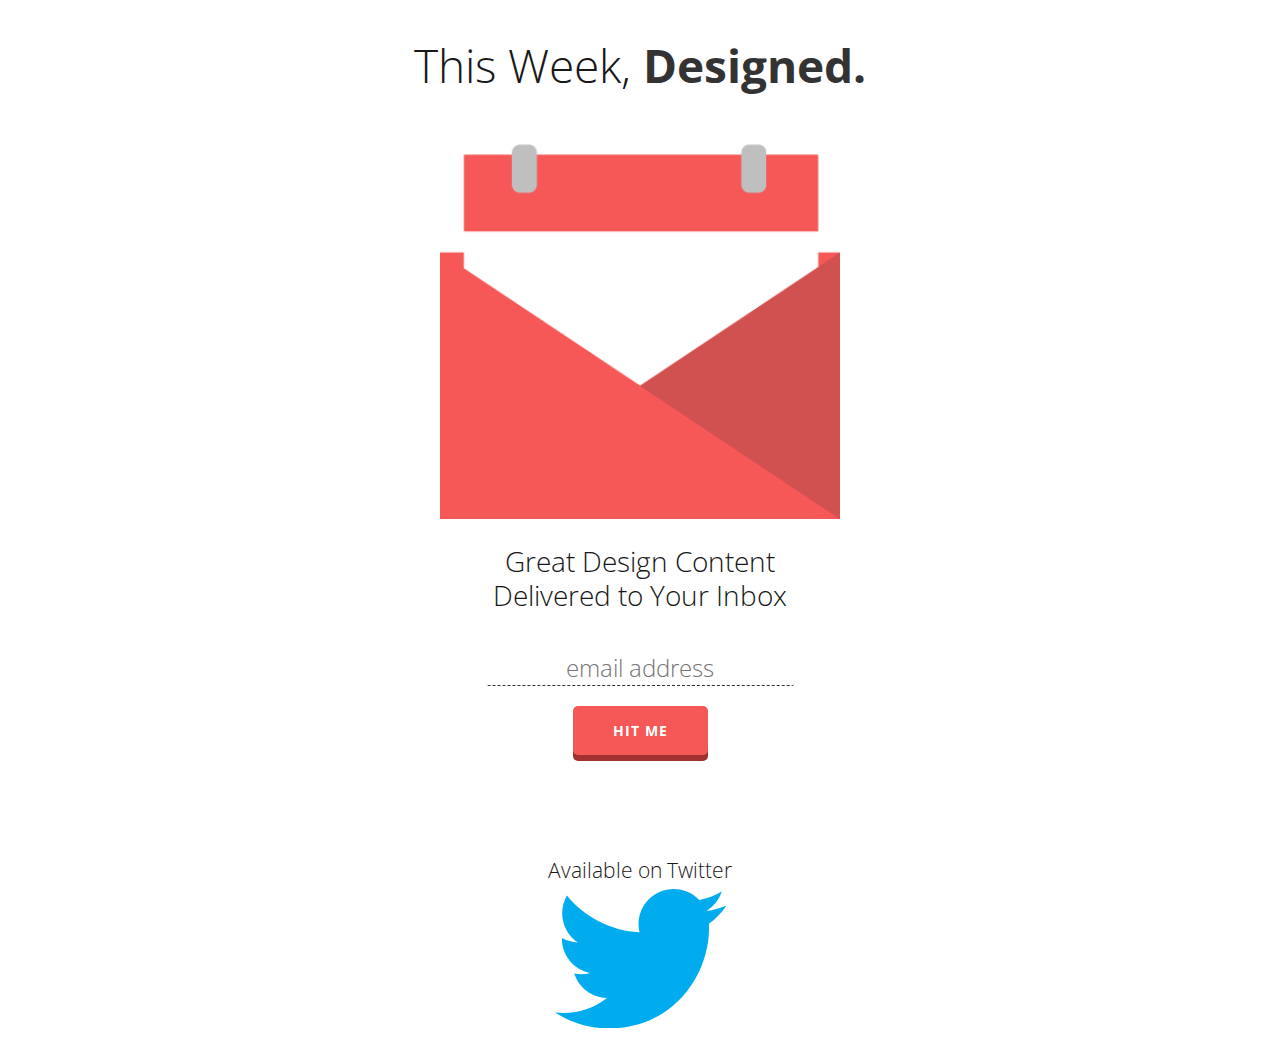
<file: index.html>
<!DOCTYPE html>
<!--[if lt IE 7 ]><html class="ie ie6" lang="en"> <![endif]-->
<!--[if IE 7 ]><html class="ie ie7" lang="en"> <![endif]-->
<!--[if IE 8 ]><html class="ie ie8" lang="en"> <![endif]-->
<!--[if (gte IE 9)|!(IE)]><!--><html lang="en"> <!--<![endif]-->
<head>

	<!-- Basic Page Needs
  ================================================== -->
	<meta charset="utf-8">
	<title>This Week, Designed.</title>
	<meta name="description" content="Great Design Content Sent To Your Inbox.">
	<meta name="author" content="Kyle Billings">

	<!-- Mobile Specific Metas
  ================================================== -->
	<meta name="viewport" content="width=device-width, initial-scale=1, maximum-scale=1">

	<!-- CSS
  ================================================== -->
	<link rel="stylesheet" href="css/normalize.css">
	<link rel="stylesheet" href="css/base.css">
	<link rel="stylesheet" href="css/skeleton.css">
	<link rel="stylesheet" href="css/layout.css">
	<link href='http://fonts.googleapis.com/css?family=Open+Sans:400,300,700' rel='stylesheet' type='text/css'>

	<!--[if lt IE 9]>
		<script src="http://html5shim.googlecode.com/svn/trunk/html5.js"></script>
	<![endif]-->

	<!-- Favicons
	================================================== -->
	<link rel="shortcut icon" href="images/favicon.ico">
	<link rel="icon" href="images/favicon.ico" type="image/x-icon">
	<link rel="apple-touch-icon" href="images/apple-touch-icon.png">
	<link rel="apple-touch-icon" sizes="72x72" href="images/apple-touch-icon-72x72.png">
	<link rel="apple-touch-icon" sizes="114x114" href="images/apple-touch-icon-114x114.png">

	<script>
  (function(i,s,o,g,r,a,m){i['GoogleAnalyticsObject']=r;i[r]=i[r]||function(){
  (i[r].q=i[r].q||[]).push(arguments)},i[r].l=1*new Date();a=s.createElement(o),
  m=s.getElementsByTagName(o)[0];a.async=1;a.src=g;m.parentNode.insertBefore(a,m)
  })(window,document,'script','//www.google-analytics.com/analytics.js','ga');

  ga('create', 'UA-50965128-1', 'thisweekdesigned.com');
  ga('send', 'pageview');

</script>

</head>
<body>



	<!-- Primary Page Layout
	================================================== -->
	<div id="welcome" class="container center">
		<div class="sixteen columns">
			<h1 style="margin-bottom:50px;">This Week, <strong>Designed.</strong></h1>
			<img style="width: 80%; max-width: 400px;" class="scale-with-grid add-bottom" src="images/thisweekdesigned.png"/>
			<h3>Great Design Content<br/>Delivered to Your Inbox</h3>
		</div><!-- container -->
	</div>
	<div id="sign-up" class="container center">
		<div id="mc_embed_signup">
			<form action="http://kylebillings.us7.list-manage.com/subscribe/post?u=8f3111ba7a7a00c8ba2b472cc&amp;id=c626fc2c41" method="post" id="mc-embedded-subscribe-form" name="mc-embedded-subscribe-form" class="validate" target="_blank" novalidate>
				<div class="mc-field-group center add-bottom;">
					<input placeholder="email address" type="email" value="" name="EMAIL" class="required email center" id="mce-EMAIL">
				</div>
				<div id="mce-responses" class="clear">
					<div class="response" id="mce-error-response" style="display:none"></div>
					<div class="response" id="mce-success-response" style="display:none"></div>
				</div>
    			<div style="position: absolute; left: -5000px;"><input type="text" name="b_8f3111ba7a7a00c8ba2b472cc_c626fc2c41" tabindex="-1" value=""></div>
    			<div>
    				<input style="margin-top: 20px;" type="submit" value="Hit me" name="subscribe" id="mc-embedded-subscribe" class="btn btn-2 btn-2c add-bottom">
    			</div>
			</form>
		</div>
	</div>
    
	<div style="margin-top:80px;" class="container center add-bottom">
		<h4>Available on Twitter</h4>
		<div id="colorCycle" style="margin: auto; height: 139px; width: 171px;">
			<a style=" display: block; height: 100%" href="http://www.twitter.com/tw_designed" target="_blank">
			</a>
		</div>
	</div>

<!-- End Document
================================================== -->
</body>
</html>
</file>
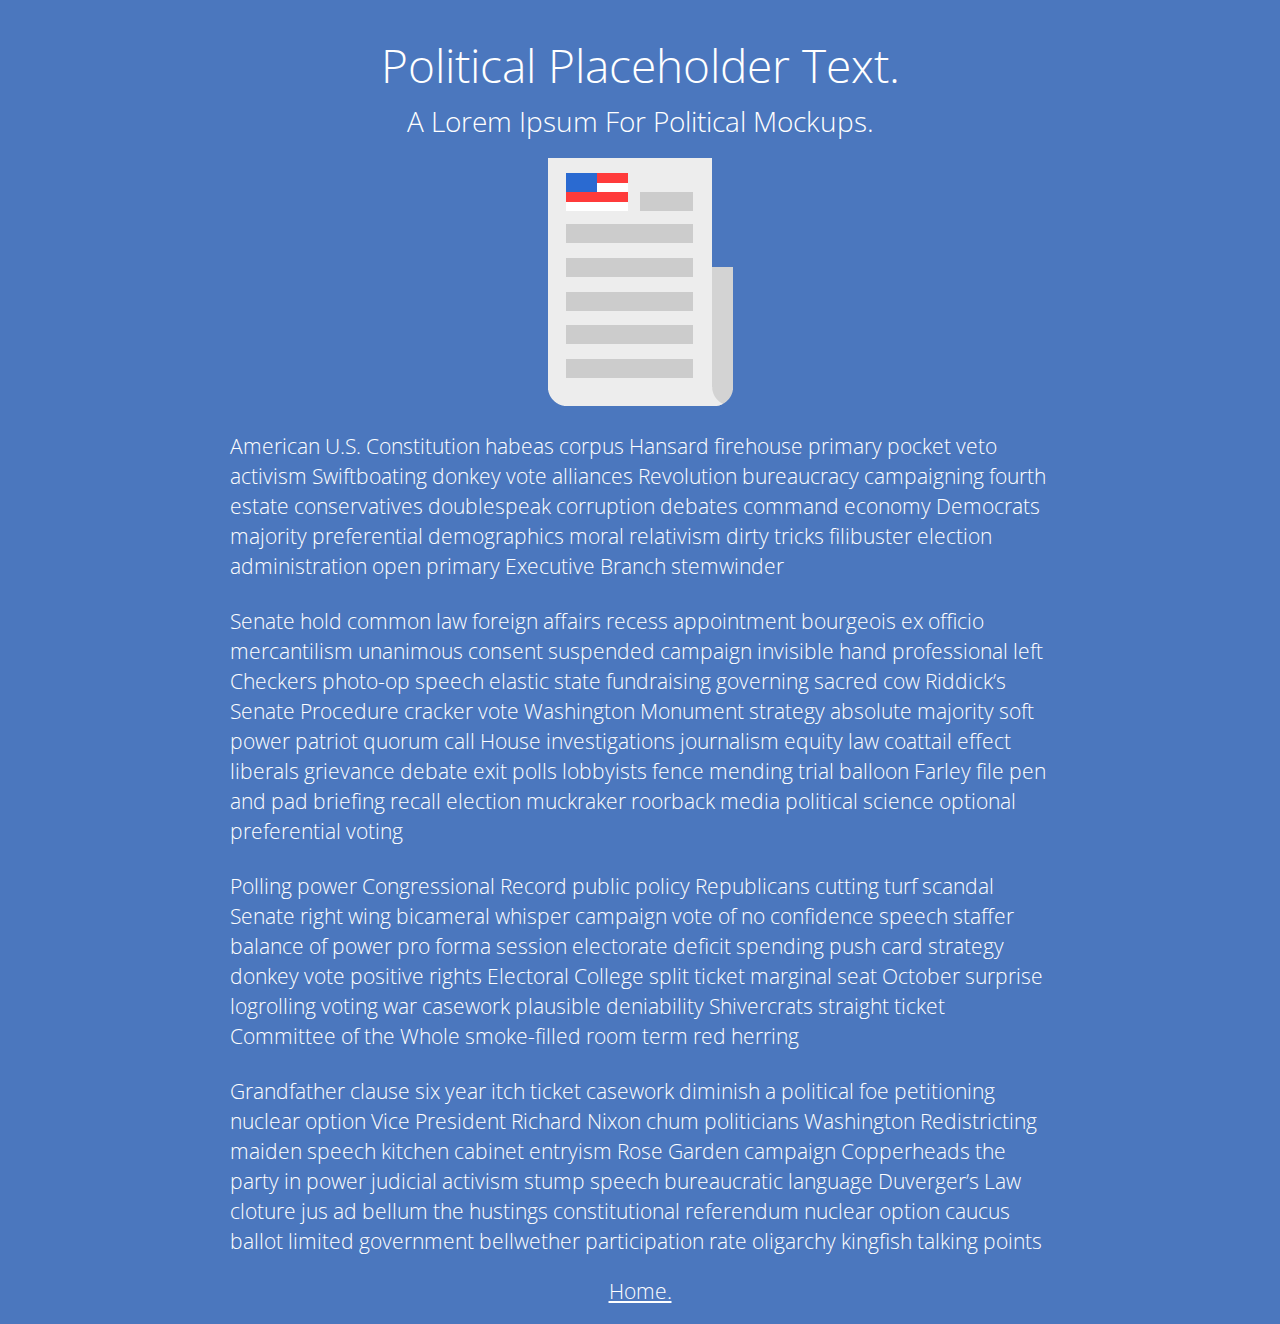
<file: political-ipsum.html>
<!DOCTYPE html>
<!--[if lt IE 7 ]><html class="ie ie6" lang="en"> <![endif]-->
<!--[if IE 7 ]><html class="ie ie7" lang="en"> <![endif]-->
<!--[if IE 8 ]><html class="ie ie8" lang="en"> <![endif]-->
<!--[if (gte IE 9)|!(IE)]><!--><html lang="en"> <!--<![endif]-->
<head>

	<!-- Basic Page Needs
  ================================================== -->
	<meta charset="utf-8">
	<title>This Week, Designed.</title>
	<meta name="description" content="Great Design Content Sent To Your Inbox.">
	<meta name="author" content="Kyle Billings">

	<!-- Mobile Specific Metas
  ================================================== -->
	<meta name="viewport" content="width=device-width, initial-scale=1, maximum-scale=1">

	<!-- CSS
  ================================================== -->
	<link rel="stylesheet" href="css/normalize.css">
	<link rel="stylesheet" href="css/base.css">
	<link rel="stylesheet" href="css/skeleton.css">
	<link rel="stylesheet" href="css/layout.css">
	<link href='http://fonts.googleapis.com/css?family=Open+Sans:400,300,700' rel='stylesheet' type='text/css'>

	<!--[if lt IE 9]>
		<script src="http://html5shim.googlecode.com/svn/trunk/html5.js"></script>
	<![endif]-->

	<!-- Favicons
	================================================== -->
	<link rel="shortcut icon" href="images/favicon.ico">
	<link rel="icon" href="images/favicon.ico" type="image/x-icon">
	<link rel="apple-touch-icon" href="images/apple-touch-icon.png">
	<link rel="apple-touch-icon" sizes="72x72" href="images/apple-touch-icon-72x72.png">
	<link rel="apple-touch-icon" sizes="114x114" href="images/apple-touch-icon-114x114.png">
<style>
body {
	background-color: #4B77BE;
}
h1, h2, h3, h4 {
	color: #fff;
}
</style>
	<script>
  (function(i,s,o,g,r,a,m){i['GoogleAnalyticsObject']=r;i[r]=i[r]||function(){
  (i[r].q=i[r].q||[]).push(arguments)},i[r].l=1*new Date();a=s.createElement(o),
  m=s.getElementsByTagName(o)[0];a.async=1;a.src=g;m.parentNode.insertBefore(a,m)
  })(window,document,'script','//www.google-analytics.com/analytics.js','ga');

  ga('create', 'UA-50965128-1', 'thisweekdesigned.com');
  ga('send', 'pageview');

</script>

</head>
<body>



	<!-- Primary Page Layout
	================================================== -->
	<div id="welcome" class="container center">
		<div style="margin-bottom:20px;" class="sixteen columns">
			<h1>Political Placeholder Text.</h1>
			<h3 class="add-bottom">A Lorem Ipsum For Political Mockups.</h3>
			<img src="images/paper.png"/>
		</div><!-- container -->
	</div>
	<div class="container">
		<div class="fourteen columns offset-by-one">
		<h4>American U.S. Constitution habeas corpus Hansard firehouse primary pocket veto activism Swiftboating donkey vote alliances Revolution bureaucracy campaigning fourth estate conservatives doublespeak corruption debates command economy Democrats majority preferential demographics moral relativism dirty tricks filibuster election administration open primary Executive Branch stemwinder</h4> <br/>
		<h4>Senate hold common law foreign affairs recess appointment bourgeois ex officio mercantilism unanimous consent suspended campaign invisible hand professional left Checkers photo-op speech elastic state fundraising governing sacred cow Riddick’s Senate Procedure cracker vote Washington Monument strategy absolute majority soft power patriot quorum call House investigations journalism equity law coattail effect liberals grievance debate exit polls lobbyists fence mending trial balloon Farley file pen and pad briefing recall election muckraker roorback media political science optional preferential voting</h4> <br/>
		<h4>Polling power Congressional Record public policy Republicans cutting turf scandal Senate right wing bicameral whisper campaign vote of no confidence speech staffer balance of power pro forma session electorate deficit spending push card strategy donkey vote positive rights Electoral College split ticket marginal seat October surprise logrolling voting war casework plausible deniability Shivercrats straight ticket Committee of the Whole smoke-filled room term red herring </h4><br/>
		<h4>Grandfather clause six year itch ticket casework diminish a political foe petitioning nuclear option Vice President Richard Nixon chum politicians Washington Redistricting maiden speech kitchen cabinet entryism Rose Garden campaign Copperheads the party in power judicial activism stump speech bureaucratic language Duverger’s Law cloture jus ad bellum the hustings constitutional referendum nuclear option caucus ballot limited government bellwether participation rate oligarchy kingfish talking points </h4><br/>
	</div>
	</div>
	<div class="container center add-bottom">
		<a style="font-weight: 300; font-size: 1.5em; color: #fff; "href="index.html">Home.</a>
	</div>
<!-- End Document
================================================== -->
</body>
</html>
</file>
<file: css/base.css>
/*
* Skeleton V1.2
* Copyright 2011, Dave Gamache
* www.getskeleton.com
* Free to use under the MIT license.
* http://www.opensource.org/licenses/mit-license.php
* 6/20/2012
*/


/* Table of Content
==================================================
	#Reset & Basics
	#Basic Styles
	#Site Styles
	#Typography
	#Links
	#Lists
	#Images
	#Buttons
	#Forms
	#Misc */


/* #Reset & Basics (Inspired by E. Meyers)
================================================== */
	html, body, div, span, applet, object, iframe, h1, h2, h3, h4, h5, h6, p, blockquote, pre, a, abbr, acronym, address, big, cite, code, del, dfn, em, img, ins, kbd, q, s, samp, small, strike, strong, sub, sup, tt, var, b, u, i, center, dl, dt, dd, ol, ul, li, fieldset, form, label, legend, table, caption, tbody, tfoot, thead, tr, th, td, article, aside, canvas, details, embed, figure, figcaption, footer, header, hgroup, menu, nav, output, ruby, section, summary, time, mark, audio, video {
		margin: 0;
		padding: 0;
		border: 0;
		font-size: 100%;
		font: inherit;
		vertical-align: baseline; }
	article, aside, details, figcaption, figure, footer, header, hgroup, menu, nav, section {
		display: block; }
	body {
		line-height: 1; }
	ol, ul {
		list-style: none; }
	blockquote, q {
		quotes: none; }
	blockquote:before, blockquote:after,
	q:before, q:after {
		content: '';
		content: none; }
	table {
		border-collapse: collapse;
		border-spacing: 0; }


/* #Basic Styles
================================================== */
	body {
		background: #fff;
		font: 14px/21px "Open Sans", "Helvetica Neue", Helvetica, Arial, sans-serif;
		color: #444;
		-webkit-font-smoothing: antialiased; /* Fix for webkit rendering */
		-webkit-text-size-adjust: 100%;
 }

 	.center {
 		text-align: center;
 	}


/* #Typography
================================================== */
	h1, h2, h3, h4, h5, h6 {
		color: #181818;
		font-family: "Open Sans", "Times New Roman", serif;
		font-weight: 300; }
	h1 a, h2 a, h3 a, h4 a, h5 a, h6 a { font-weight: inherit; }
	h1 { font-size: 46px; line-height: 50px; margin-bottom: 14px;}
	h2 { font-size: 35px; line-height: 40px; margin-bottom: 10px; }
	h3 { font-size: 28px; line-height: 34px; margin-bottom: 8px; }
	h4 { font-size: 21px; line-height: 30px; margin-bottom: 4px; }
	h5 { font-size: 17px; line-height: 24px; }
	h6 { font-size: 14px; line-height: 21px; }
	.subheader { color: #777; }

	p { margin: 0 0 20px 0; }
	p {
		font-weight: 400;
	}
	p img { margin: 0; }
	p.lead { font-size: 21px; line-height: 27px; color: #777;  }

	em { font-style: italic; }
	strong { font-weight: bold; color: #333; }
	small { font-size: 80%; }

/*	Blockquotes  */
	blockquote, blockquote p { font-size: 17px; line-height: 24px; color: #777; font-style: italic; }
	blockquote { margin: 0 0 20px; padding: 9px 20px 0 19px; border-left: 1px solid #ddd; }
	blockquote cite { display: block; font-size: 12px; color: #555; }
	blockquote cite:before { content: "\2014 \0020"; }
	blockquote cite a, blockquote cite a:visited, blockquote cite a:visited { color: #555; }

	hr { border: solid #ddd; border-width: 1px 0 0; clear: both; margin: 10px 0 30px; height: 0; }


/* #Links
================================================== */
	a, a:visited { color: #333; text-decoration: underline; outline: 0; }
	a:hover, a:focus { color: #000; }
	p a, p a:visited { line-height: inherit; }


/* #Lists
================================================== */
	ul, ol { margin-bottom: 20px; }
	ul { list-style: none outside; }
	ol { list-style: decimal; }
	ol, ul.square, ul.circle, ul.disc { margin-left: 30px; }
	ul.square { list-style: square outside; }
	ul.circle { list-style: circle outside; }
	ul.disc { list-style: disc outside; }
	ul ul, ul ol,
	ol ol, ol ul { margin: 4px 0 5px 30px; font-size: 90%;  }
	ul ul li, ul ol li,
	ol ol li, ol ul li { margin-bottom: 6px; }
	li { line-height: 18px; margin-bottom: 12px; }
	ul.large li { line-height: 21px; }
	li p { line-height: 21px; }

/* #Images
================================================== */

	img.scale-with-grid {
		max-width: 100%;
		height: auto; }

/* #Buttons
================================================== */

	.story-cover-arrow {
		content: '';
		display: block;
		width: 16px;
		height: 16px;
		position: absolute;
		bottom: -100px;
		left: 50%;
		margin-left: -8px;
		border: 2px solid rgba(255,255,255,0.35);
		background: rgba(0,0,0,0);
		border-left: 0;
		border-top: 0;
		outline: 0;
		-webkit-transform: rotate(45deg);
		-moz-transform: rotate(45deg);
		-ms-transform: rotate(45deg);
		-o-transform: rotate(45deg);
		transform: rotate(45deg);
		cursor: pointer;
	}

	.button,
	button,
	input[type="submit"],
	input[type="reset"],
	input[type="button"] {

	}

	.button:hover,
	button:hover,
	input[type="submit"]:hover,
	input[type="reset"]:hover,
	input[type="button"]:hover {
 }

	.button:active,
	button:active,
	input[type="submit"]:active,
	input[type="reset"]:active,
	input[type="button"]:active {
}

	.button.full-width,
	button.full-width,
	input[type="submit"].full-width,
	input[type="reset"].full-width,
	input[type="button"].full-width {
}

	/* Fix for odd Mozilla border & padding issues */
	button::-moz-focus-inner,
	input::-moz-focus-inner {
    border: 0;
    padding: 0;
	}

	.btn {
	border: none;
	cursor: pointer;
	padding: 15px 40px;
	display: inline-block;
	text-transform: uppercase;
	letter-spacing: 1px;
	font-weight: 700;
	outline: none;
	position: relative;
	-webkit-transition: all 0.3s;
	-moz-transition: all 0.3s;
	transition: all 0.3s;
}

.btn:after {
	content: '';
	position: absolute;
	z-index: -1;
	-webkit-transition: all 0.3s;
	-moz-transition: all 0.3s;
	transition: all 0.3s;
}

.btn-2 {
	background: #F65857;
	color: #fff;
	box-shadow: 0 6px #a33131;
	-webkit-transition: none;
	-moz-transition: none;
	transition: none;
}

.btn-2c {
	border-radius: 5px;
}

.btn-2c:hover {
	box-shadow: 0 4px #a33131;
	top: 2px;
}

.btn-2c:active {
	box-shadow: 0 0 #a33131;
	top: 6px;
}


/* #Forms
================================================== */

	form {
		margin-bottom: 20px; }
	fieldset {
		margin-bottom: 20px; }
	input[type="text"],
	input[type="password"],
	input[type="email"],
	textarea,
	select {
		border: none;
		padding: 1px 4px;
		outline: none;
		-moz-border-radius: 2px;
		-webkit-border-radius: 2px;
		border-radius: 2px;
		font: 13px "HelveticaNeue", "Helvetica Neue", Helvetica, Arial, sans-serif;
		color: #777;
		margin: 0;
		width: 210px;
		max-width: 100%;
		display: block;
		margin-bottom: 20px;
		background: #fff; }
	select {
		padding: 0; }
	input[type="text"]:focus,
	input[type="password"]:focus,
	input[type="email"]:focus,
	textarea:focus {
		border: none;
 		color: #444;}
	textarea {
		min-height: 60px; }
	label,
	legend {
		display: block;
		font-weight: bold;
		font-size: 13px;  }
	select {
		width: 220px; }
	input[type="checkbox"] {
		display: inline; }
	label span,
	legend span {
		font-weight: normal;
		font-size: 13px;
		color: #444; }

	#mce-EMAIL {
		margin: auto;
		width: 300px;
		font-family: "Open Sans";
		font-weight: 300;
		font-size: 24px;
		color: #333;
		background-color: #fff;
		border: none;
		border-bottom: 1px dashed #333;
	}

/* #Misc
================================================== */
	.remove-bottom { margin-bottom: 0 !important; }
	.half-bottom { margin-bottom: 10px !important; }
	.add-bottom { margin-bottom: 20px !important; }

	#sign-up {
		margin-top: 30px;
	}

	#welcome {
		margin-top: 40px;
	}

	#colorCycle { 
	background-color: #00aced;  
	color: #FFF;
	text-align: center; 
	animation-name: homeCycle; 
	animation-duration:9s; 
	animation-direction:alternate; 
	animation-iteration-count:infinite; 

	-webkit-animation-name: homeCycle; 
	-webkit-animation-duration:9s; 
	-webkit-animation-direction:alternate; 
	-webkit-animation-iteration-count:infinite; 

	-webkit-mask-image: url(../images/twitter.svg);

	}	

	@keyframes homeCycle 
	{
	0% {background-color:#00aced;} 
	34% {background-color:#1dcaff;} 
	66% {background-color:#0084b4;} 
	} 

	@-webkit-keyframes homeCycle 
	{ 
	0% {background-color:#00aced;} 
	34% {background-color:#1dcaff;} 
	66% {background-color:#0084b4;} 
	}
</file>
<file: css/skeleton.css>
/*
* Skeleton V1.2
* Copyright 2011, Dave Gamache
* www.getskeleton.com
* Free to use under the MIT license.
* http://www.opensource.org/licenses/mit-license.php
* 6/20/2012
*/


/* Table of Contents
==================================================
    #Base 960 Grid
    #Tablet (Portrait)
    #Mobile (Portrait)
    #Mobile (Landscape)
    #Clearing */



/* #Base 960 Grid
================================================== */

    .container                                  { position: relative; width: 960px; margin: 0 auto; padding: 0; }
    .container .column,
    .container .columns                         { float: left; display: inline; margin-left: 10px; margin-right: 10px; }
    .row                                        { margin-bottom: 20px; }

    /* Nested Column Classes */
    .column.alpha, .columns.alpha               { margin-left: 0; }
    .column.omega, .columns.omega               { margin-right: 0; }

    /* Base Grid */
    .container .one.column,
    .container .one.columns                     { width: 40px;  }
    .container .two.columns                     { width: 100px; }
    .container .three.columns                   { width: 160px; }
    .container .four.columns                    { width: 220px; }
    .container .five.columns                    { width: 280px; }
    .container .six.columns                     { width: 340px; }
    .container .seven.columns                   { width: 400px; }
    .container .eight.columns                   { width: 460px; }
    .container .nine.columns                    { width: 520px; }
    .container .ten.columns                     { width: 580px; }
    .container .eleven.columns                  { width: 640px; }
    .container .twelve.columns                  { width: 700px; }
    .container .thirteen.columns                { width: 760px; }
    .container .fourteen.columns                { width: 820px; }
    .container .fifteen.columns                 { width: 880px; }
    .container .sixteen.columns                 { width: 940px; }

    .container .one-third.column                { width: 300px; }
    .container .two-thirds.column               { width: 620px; }

    /* Offsets */
    .container .offset-by-one                   { padding-left: 60px;  }
    .container .offset-by-two                   { padding-left: 120px; }
    .container .offset-by-three                 { padding-left: 180px; }
    .container .offset-by-four                  { padding-left: 240px; }
    .container .offset-by-five                  { padding-left: 300px; }
    .container .offset-by-six                   { padding-left: 360px; }
    .container .offset-by-seven                 { padding-left: 420px; }
    .container .offset-by-eight                 { padding-left: 480px; }
    .container .offset-by-nine                  { padding-left: 540px; }
    .container .offset-by-ten                   { padding-left: 600px; }
    .container .offset-by-eleven                { padding-left: 660px; }
    .container .offset-by-twelve                { padding-left: 720px; }
    .container .offset-by-thirteen              { padding-left: 780px; }
    .container .offset-by-fourteen              { padding-left: 840px; }
    .container .offset-by-fifteen               { padding-left: 900px; }



/* #Tablet (Portrait)
================================================== */

    /* Note: Design for a width of 768px */

    @media only screen and (min-width: 768px) and (max-width: 959px) {
        .container                                  { width: 768px; }
        .container .column,
        .container .columns                         { margin-left: 10px; margin-right: 10px;  }
        .column.alpha, .columns.alpha               { margin-left: 0; margin-right: 10px; }
        .column.omega, .columns.omega               { margin-right: 0; margin-left: 10px; }
        .alpha.omega                                { margin-left: 0; margin-right: 0; }

        .container .one.column,
        .container .one.columns                     { width: 28px; }
        .container .two.columns                     { width: 76px; }
        .container .three.columns                   { width: 124px; }
        .container .four.columns                    { width: 172px; }
        .container .five.columns                    { width: 220px; }
        .container .six.columns                     { width: 268px; }
        .container .seven.columns                   { width: 316px; }
        .container .eight.columns                   { width: 364px; }
        .container .nine.columns                    { width: 412px; }
        .container .ten.columns                     { width: 460px; }
        .container .eleven.columns                  { width: 508px; }
        .container .twelve.columns                  { width: 556px; }
        .container .thirteen.columns                { width: 604px; }
        .container .fourteen.columns                { width: 652px; }
        .container .fifteen.columns                 { width: 700px; }
        .container .sixteen.columns                 { width: 748px; }

        .container .one-third.column                { width: 236px; }
        .container .two-thirds.column               { width: 492px; }

        /* Offsets */
        .container .offset-by-one                   { padding-left: 48px; }
        .container .offset-by-two                   { padding-left: 96px; }
        .container .offset-by-three                 { padding-left: 144px; }
        .container .offset-by-four                  { padding-left: 192px; }
        .container .offset-by-five                  { padding-left: 240px; }
        .container .offset-by-six                   { padding-left: 288px; }
        .container .offset-by-seven                 { padding-left: 336px; }
        .container .offset-by-eight                 { padding-left: 384px; }
        .container .offset-by-nine                  { padding-left: 432px; }
        .container .offset-by-ten                   { padding-left: 480px; }
        .container .offset-by-eleven                { padding-left: 528px; }
        .container .offset-by-twelve                { padding-left: 576px; }
        .container .offset-by-thirteen              { padding-left: 624px; }
        .container .offset-by-fourteen              { padding-left: 672px; }
        .container .offset-by-fifteen               { padding-left: 720px; }
    }


/*  #Mobile (Portrait)
================================================== */

    /* Note: Design for a width of 320px */

    @media only screen and (max-width: 767px) {
        .container { width: 300px; }
        .container .columns,
        .container .column { margin: 0; }

        .container .one.column,
        .container .one.columns,
        .container .two.columns,
        .container .three.columns,
        .container .four.columns,
        .container .five.columns,
        .container .six.columns,
        .container .seven.columns,
        .container .eight.columns,
        .container .nine.columns,
        .container .ten.columns,
        .container .eleven.columns,
        .container .twelve.columns,
        .container .thirteen.columns,
        .container .fourteen.columns,
        .container .fifteen.columns,
        .container .sixteen.columns,
        .container .one-third.column,
        .container .two-thirds.column  { width: 300px; }

        /* Offsets */
        .container .offset-by-one,
        .container .offset-by-two,
        .container .offset-by-three,
        .container .offset-by-four,
        .container .offset-by-five,
        .container .offset-by-six,
        .container .offset-by-seven,
        .container .offset-by-eight,
        .container .offset-by-nine,
        .container .offset-by-ten,
        .container .offset-by-eleven,
        .container .offset-by-twelve,
        .container .offset-by-thirteen,
        .container .offset-by-fourteen,
        .container .offset-by-fifteen { padding-left: 0; }

    }


/* #Mobile (Landscape)
================================================== */

    /* Note: Design for a width of 480px */

    @media only screen and (min-width: 480px) and (max-width: 767px) {
        .container { width: 420px; }
        .container .columns,
        .container .column { margin: 0; }

        .container .one.column,
        .container .one.columns,
        .container .two.columns,
        .container .three.columns,
        .container .four.columns,
        .container .five.columns,
        .container .six.columns,
        .container .seven.columns,
        .container .eight.columns,
        .container .nine.columns,
        .container .ten.columns,
        .container .eleven.columns,
        .container .twelve.columns,
        .container .thirteen.columns,
        .container .fourteen.columns,
        .container .fifteen.columns,
        .container .sixteen.columns,
        .container .one-third.column,
        .container .two-thirds.column { width: 420px; }
    }


/* #Clearing
================================================== */

    /* Self Clearing Goodness */
    .container:after { content: "\0020"; display: block; height: 0; clear: both; visibility: hidden; }

    /* Use clearfix class on parent to clear nested columns,
    or wrap each row of columns in a <div class="row"> */
    .clearfix:before,
    .clearfix:after,
    .row:before,
    .row:after {
      content: '\0020';
      display: block;
      overflow: hidden;
      visibility: hidden;
      width: 0;
      height: 0; }
    .row:after,
    .clearfix:after {
      clear: both; }
    .row,
    .clearfix {
      zoom: 1; }

    /* You can also use a <br class="clear" /> to clear columns */
    .clear {
      clear: both;
      display: block;
      overflow: hidden;
      visibility: hidden;
      width: 0;
      height: 0;
    }
</file>
<file: css/layout.css>
/*
* Skeleton V1.2
* Copyright 2011, Dave Gamache
* www.getskeleton.com
* Free to use under the MIT license.
* http://www.opensource.org/licenses/mit-license.php
* 6/20/2012
*/

/* Table of Content
==================================================
	#Site Styles
	#Page Styles
	#Media Queries
	#Font-Face */

/* #Site Styles
================================================== */

/* #Page Styles
================================================== */

/* #Media Queries
================================================== */

	/* Smaller than standard 960 (devices and browsers) */
	@media only screen and (max-width: 959px) {
		#main-image {display: inline;}
	}

	/* Tablet Portrait size to standard 960 (devices and browsers) */
	@media only screen and (min-width: 768px) and (max-width: 959px) {}

	/* All Mobile Sizes (devices and browser) */
	@media only screen and (max-width: 767px) {}

	/* Mobile Landscape Size to Tablet Portrait (devices and browsers) */
	@media only screen and (min-width: 480px) and (max-width: 767px) {}

	/* Mobile Portrait Size to Mobile Landscape Size (devices and browsers) */
	@media only screen and (max-width: 479px) {}


/* #Font-Face
================================================== */
/* 	This is the proper syntax for an @font-face file
		Just create a "fonts" folder at the root,
		copy your FontName into code below and remove
		comment brackets */

/*	@font-face {
	    font-family: 'FontName';
	    src: url('../fonts/FontName.eot');
	    src: url('../fonts/FontName.eot?iefix') format('eot'),
	         url('../fonts/FontName.woff') format('woff'),
	         url('../fonts/FontName.ttf') format('truetype'),
	         url('../fonts/FontName.svg#webfontZam02nTh') format('svg');
	    font-weight: normal;
	    font-style: normal; }
*/
</file>
